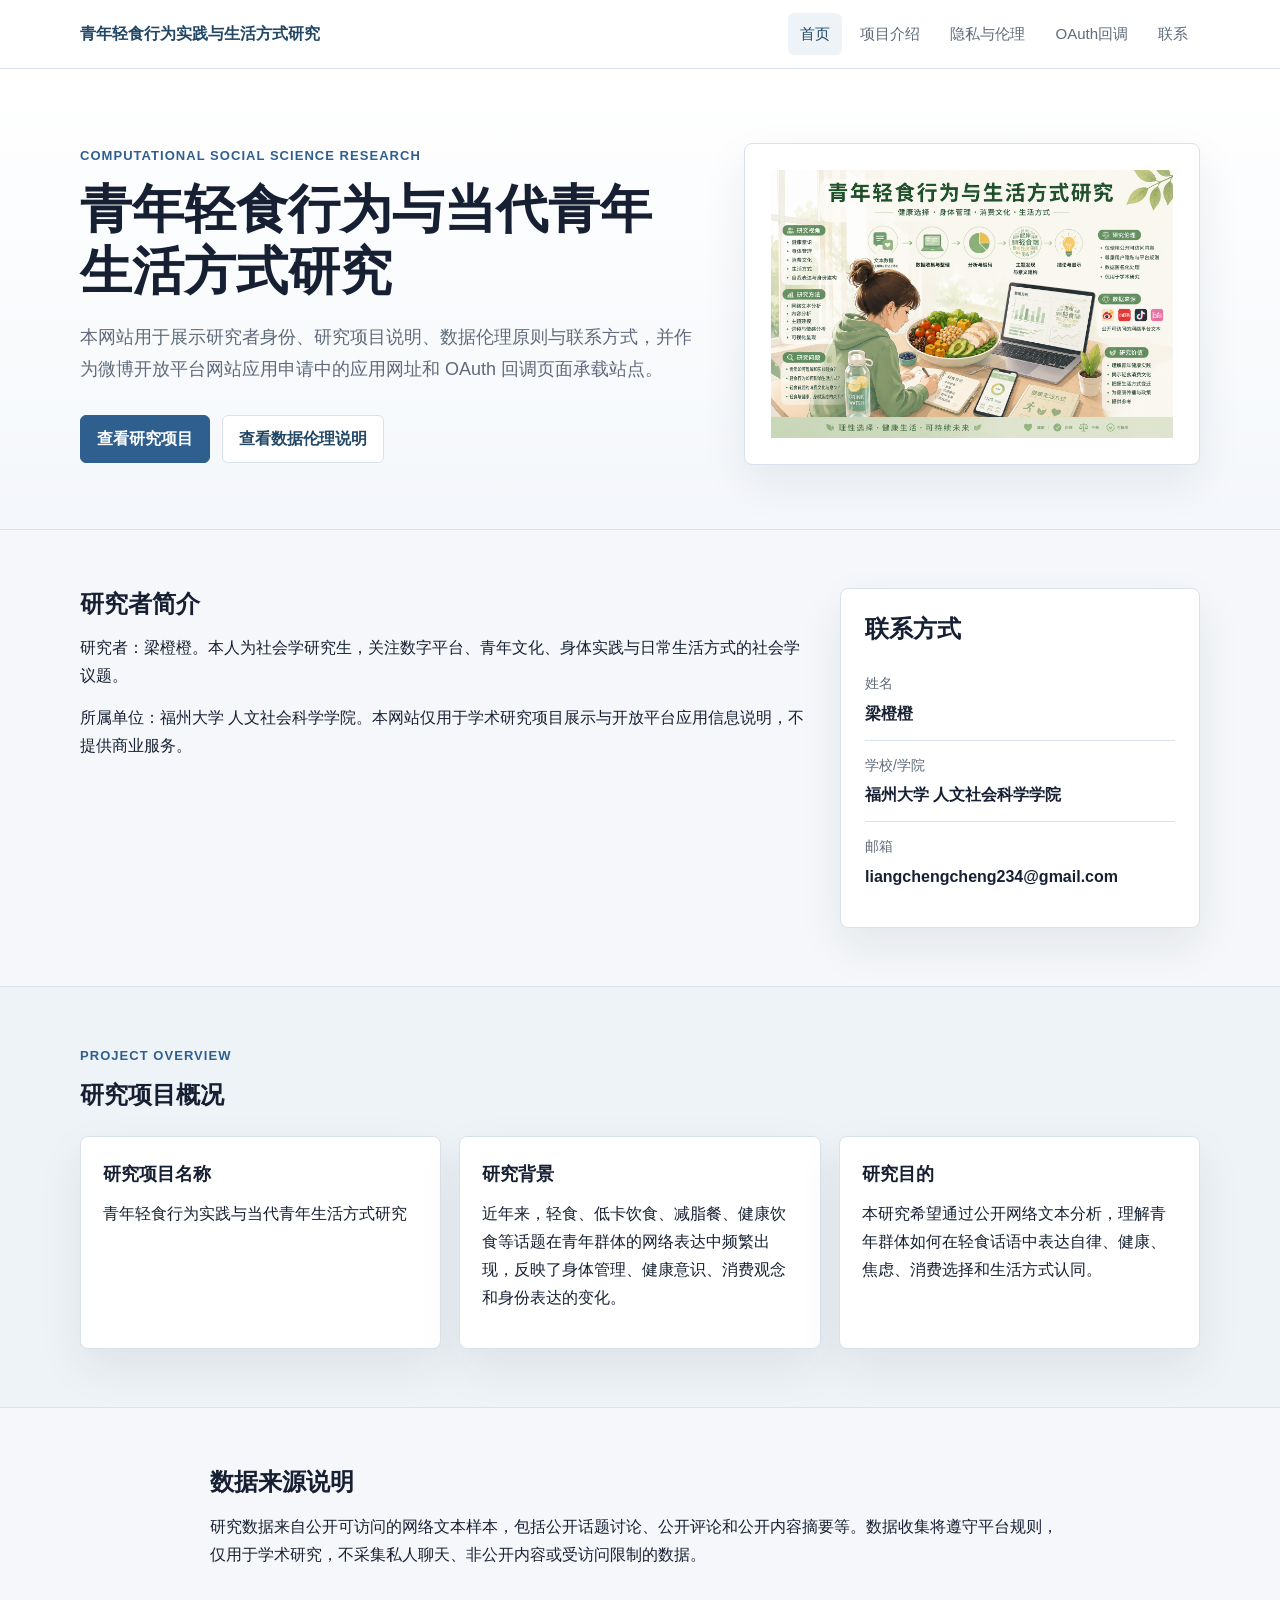
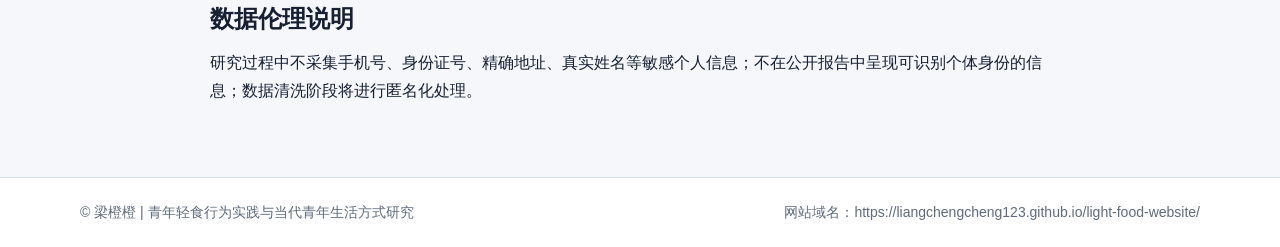
<file: index.html>
<!DOCTYPE html>
<html lang="zh-CN">
<head>
  <meta charset="UTF-8">
  <meta name="viewport" content="width=device-width, initial-scale=1.0">
  <meta name="description" content="社会学计算社会科学研究项目网站，用于展示青年轻食行为与当代青年生活方式研究。">
  <title>青年轻食行为实践与生活方式研究 | 研究首页</title>
  <link rel="stylesheet" href="style.css">
</head>
<body>
  <header class="site-header">
    <nav class="nav container" aria-label="主导航">
      <a class="brand" href="index.html">青年轻食行为实践与生活方式研究</a>
      <button class="nav-toggle" type="button" aria-label="展开导航" aria-expanded="false">菜单</button>
      <div class="nav-links">
        <a class="active" href="index.html">首页</a>
        <a href="research.html">项目介绍</a>
        <a href="privacy.html">隐私与伦理</a>
        <a href="callback.html">OAuth回调</a>
        <a href="contact.html">联系</a>
      </div>
    </nav>
  </header>

  <main>
    <section class="hero">
      <div class="container hero-grid">
        <div class="hero-copy">
          <p class="eyebrow">Computational Social Science Research</p>
          <h1>青年轻食行为与当代青年生活方式研究</h1>
          <p class="lead">
            本网站用于展示研究者身份、研究项目说明、数据伦理原则与联系方式，并作为微博开放平台网站应用申请中的应用网址和 OAuth 回调页面承载站点。
          </p>
          <div class="hero-actions">
            <a class="button primary" href="research.html">查看研究项目</a>
            <a class="button secondary" href="privacy.html">查看数据伦理说明</a>
          </div>
        </div>
       <figure class="hero-visual" aria-label="研究网站视觉图">
  <img 
    src="./assets/research-visual.png" 
    alt="青年轻食行为研究示意图"
  >
</figure>
      </div>
    </section>

    <section class="section">
      <div class="container two-column">
        <article>
          <h2>研究者简介</h2>
          <p>
            研究者：梁橙橙。本人为社会学研究生，关注数字平台、青年文化、身体实践与日常生活方式的社会学议题。
          </p>
          <p>
            所属单位：福州大学 人文社会科学学院。本网站仅用于学术研究项目展示与开放平台应用信息说明，不提供商业服务。
          </p>
        </article>
        <aside class="info-panel">
          <h2>联系方式</h2>
          <dl class="meta-list">
            <div>
              <dt>姓名</dt>
              <dd>梁橙橙</dd>
            </div>
            <div>
              <dt>学校/学院</dt>
              <dd>福州大学 人文社会科学学院</dd>
            </div>
            <div>
              <dt>邮箱</dt>
              <dd>liangchengcheng234@gmail.com</dd>
            </div>
          </dl>
        </aside>
      </div>
    </section>

    <section class="section muted">
      <div class="container">
        <div class="section-heading">
          <p class="eyebrow">Project Overview</p>
          <h2>研究项目概况</h2>
        </div>
        <div class="card-grid">
          <article class="card">
            <h3>研究项目名称</h3>
            <p>青年轻食行为实践与当代青年生活方式研究</p>
          </article>
          <article class="card">
            <h3>研究背景</h3>
            <p>
              近年来，轻食、低卡饮食、减脂餐、健康饮食等话题在青年群体的网络表达中频繁出现，反映了身体管理、健康意识、消费观念和身份表达的变化。
            </p>
          </article>
          <article class="card">
            <h3>研究目的</h3>
            <p>
              本研究希望通过公开网络文本分析，理解青年群体如何在轻食话语中表达自律、健康、焦虑、消费选择和生活方式认同。
            </p>
          </article>
        </div>
      </div>
    </section>

    <section class="section">
      <div class="container content-block">
        <h2>数据来源说明</h2>
        <p>
          研究数据来自公开可访问的网络文本样本，包括公开话题讨论、公开评论和公开内容摘要等。数据收集将遵守平台规则，仅用于学术研究，不采集私人聊天、非公开内容或受访问限制的数据。
        </p>
        <h2>数据伦理说明</h2>
        <p>
          研究过程中不采集手机号、身份证号、精确地址、真实姓名等敏感个人信息；不在公开报告中呈现可识别个体身份的信息；数据清洗阶段将进行匿名化处理。
        </p>
      </div>
    </section>
  </main>

  <footer class="site-footer">
    <div class="container footer-inner">
      <p>© 梁橙橙 | 青年轻食行为实践与当代青年生活方式研究</p>
      <p>网站域名：https://liangchengcheng123.github.io/light-food-website/</p>
    </div>
  </footer>

  <script>
    const navToggle = document.querySelector('.nav-toggle');
    const navLinks = document.querySelector('.nav-links');
    navToggle.addEventListener('click', () => {
      const expanded = navToggle.getAttribute('aria-expanded') === 'true';
      navToggle.setAttribute('aria-expanded', String(!expanded));
      navLinks.classList.toggle('open');
    });
  </script>
</body>
</html>
</file>
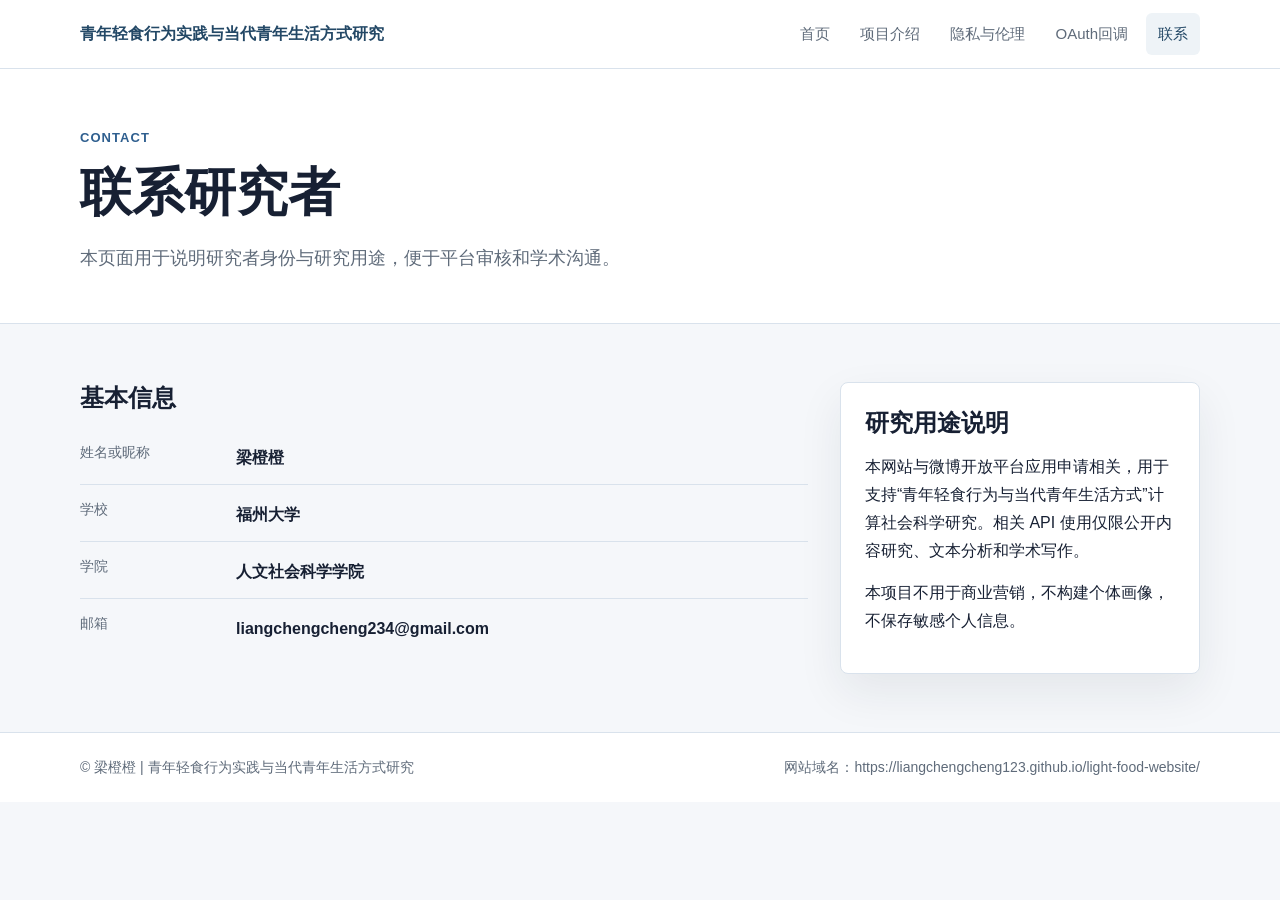
<file: contact.html>
<!DOCTYPE html>
<html lang="zh-CN">
<head>
  <meta charset="UTF-8">
  <meta name="viewport" content="width=device-width, initial-scale=1.0">
  <meta name="description" content="研究项目联系方式。">
  <title>联系 | 青年轻食行为实践与当代青年生活方式研究</title>
  <link rel="stylesheet" href="style.css">
</head>
<body>
  <header class="site-header">
    <nav class="nav container" aria-label="主导航">
      <a class="brand" href="index.html">青年轻食行为实践与当代青年生活方式研究</a>
      <button class="nav-toggle" type="button" aria-label="展开导航" aria-expanded="false">菜单</button>
      <div class="nav-links">
        <a href="index.html">首页</a>
        <a href="research.html">项目介绍</a>
        <a href="privacy.html">隐私与伦理</a>
        <a href="callback.html">OAuth回调</a>
        <a class="active" href="contact.html">联系</a>
      </div>
    </nav>
  </header>

  <main>
    <section class="page-title">
      <div class="container">
        <p class="eyebrow">Contact</p>
        <h1>联系研究者</h1>
        <p class="lead">本页面用于说明研究者身份与研究用途，便于平台审核和学术沟通。</p>
      </div>
    </section>

    <section class="section">
      <div class="container two-column">
        <article class="content-block">
          <h2>基本信息</h2>
          <dl class="meta-list large">
            <div>
              <dt>姓名或昵称</dt>
              <dd>梁橙橙</dd>
            </div>
            <div>
              <dt>学校</dt>
              <dd>福州大学</dd>
            </div>
            <div>
              <dt>学院</dt>
              <dd>人文社会科学学院</dd>
            </div>
            <div>
              <dt>邮箱</dt>
              <dd>liangchengcheng234@gmail.com</dd>
            </div>
          </dl>
        </article>
        <aside class="info-panel">
          <h2>研究用途说明</h2>
          <p>
            本网站与微博开放平台应用申请相关，用于支持“青年轻食行为与当代青年生活方式”计算社会科学研究。相关 API 使用仅限公开内容研究、文本分析和学术写作。
          </p>
          <p>
            本项目不用于商业营销，不构建个体画像，不保存敏感个人信息。
          </p>
        </aside>
      </div>
    </section>
  </main>

  <footer class="site-footer">
    <div class="container footer-inner">
      <p>© 梁橙橙 | 青年轻食行为实践与当代青年生活方式研究</p>
      <p>网站域名：https://liangchengcheng123.github.io/light-food-website/</p>
    </div>
  </footer>

  <script>
    const navToggle = document.querySelector('.nav-toggle');
    const navLinks = document.querySelector('.nav-links');
    navToggle.addEventListener('click', () => {
      const expanded = navToggle.getAttribute('aria-expanded') === 'true';
      navToggle.setAttribute('aria-expanded', String(!expanded));
      navLinks.classList.toggle('open');
    });
  </script>
</body>
</html>
</file>
<file: style.css>
:root {
  --bg: #f5f7fa;
  --surface: #ffffff;
  --surface-muted: #eef3f7;
  --text: #172033;
  --muted: #5f6b7a;
  --line: #d9e2ec;
  --primary: #2f5f8f;
  --primary-dark: #234866;
  --accent: #6f8fa8;
  --shadow: 0 18px 45px rgba(23, 32, 51, 0.08);
}

* {
  box-sizing: border-box;
}

html {
  scroll-behavior: smooth;
}

body {
  margin: 0;
  background: var(--bg);
  color: var(--text);
  font-family: -apple-system, BlinkMacSystemFont, "Segoe UI", "Noto Sans SC", "PingFang SC", "Microsoft YaHei", sans-serif;
  font-size: 16px;
  line-height: 1.75;
}

a {
  color: inherit;
  text-decoration: none;
}

img {
  display: block;
  max-width: 100%;
}

.container {
  width: min(1120px, calc(100% - 40px));
  margin: 0 auto;
}

.site-header {
  position: sticky;
  top: 0;
  z-index: 10;
  background: rgba(255, 255, 255, 0.94);
  border-bottom: 1px solid var(--line);
  backdrop-filter: blur(12px);
}

.nav {
  display: flex;
  align-items: center;
  justify-content: space-between;
  min-height: 68px;
  gap: 20px;
}

.brand {
  font-weight: 700;
  color: var(--primary-dark);
  letter-spacing: 0;
}

.nav-links {
  display: flex;
  align-items: center;
  gap: 6px;
}

.nav-links a {
  color: var(--muted);
  padding: 8px 12px;
  border-radius: 6px;
  font-size: 15px;
}

.nav-links a:hover,
.nav-links a.active {
  background: var(--surface-muted);
  color: var(--primary-dark);
}

.nav-toggle {
  display: none;
  border: 1px solid var(--line);
  background: var(--surface);
  color: var(--primary-dark);
  border-radius: 6px;
  padding: 7px 10px;
  font: inherit;
}

.hero {
  background: linear-gradient(180deg, #ffffff 0%, #f4f7fb 100%);
  border-bottom: 1px solid var(--line);
}

.hero-grid {
  display: grid;
  grid-template-columns: minmax(0, 1.15fr) minmax(320px, 0.85fr);
  align-items: center;
  gap: 48px;
  padding: 74px 0 64px;
}

.hero-copy h1,
.page-title h1 {
  margin: 0;
  color: var(--text);
  font-size: clamp(32px, 5vw, 52px);
  line-height: 1.18;
  letter-spacing: 0;
}

.lead {
  margin: 20px 0 0;
  color: var(--muted);
  font-size: 18px;
  max-width: 760px;
}

.eyebrow {
  margin: 0 0 12px;
  color: var(--primary);
  font-size: 13px;
  font-weight: 700;
  letter-spacing: 0.08em;
  text-transform: uppercase;
}

.hero-actions {
  display: flex;
  flex-wrap: wrap;
  gap: 12px;
  margin-top: 30px;
}

.button {
  display: inline-flex;
  align-items: center;
  justify-content: center;
  min-height: 42px;
  padding: 9px 16px;
  border: 1px solid var(--line);
  border-radius: 6px;
  font-weight: 650;
  cursor: pointer;
}

.button.primary {
  background: var(--primary);
  border-color: var(--primary);
  color: #ffffff;
}

.button.primary:hover {
  background: var(--primary-dark);
}

.button.primary:disabled {
  cursor: not-allowed;
  opacity: 0.55;
}

.button.secondary {
  background: var(--surface);
  color: var(--primary-dark);
}

.hero-visual {
  margin: 0;
  padding: 26px;
  background: var(--surface);
  border: 1px solid var(--line);
  border-radius: 8px;
  box-shadow: var(--shadow);
}

.section {
  padding: 58px 0;
}

.section.muted {
  background: var(--surface-muted);
  border-top: 1px solid var(--line);
  border-bottom: 1px solid var(--line);
}

.section-heading {
  max-width: 760px;
  margin-bottom: 24px;
}

h2 {
  margin: 0 0 14px;
  color: var(--text);
  font-size: 24px;
  line-height: 1.35;
}

h3 {
  margin: 0 0 10px;
  color: var(--text);
  font-size: 18px;
}

p {
  margin: 0 0 14px;
}

.two-column {
  display: grid;
  grid-template-columns: minmax(0, 1fr) 360px;
  gap: 32px;
  align-items: start;
}

.info-panel,
.card,
.callback-panel {
  background: var(--surface);
  border: 1px solid var(--line);
  border-radius: 8px;
  box-shadow: var(--shadow);
}

.info-panel {
  padding: 24px;
}

.card-grid {
  display: grid;
  grid-template-columns: repeat(3, minmax(0, 1fr));
  gap: 18px;
}

.card {
  padding: 22px;
}

.content-block {
  max-width: 860px;
}

.content-block h2:not(:first-child) {
  margin-top: 34px;
}

.page-title {
  background: #ffffff;
  border-bottom: 1px solid var(--line);
  padding: 58px 0 48px;
}

.ordered-list {
  margin: 0;
  padding-left: 22px;
}

.ordered-list li {
  margin: 8px 0;
}

.ethics-list {
  display: grid;
  grid-template-columns: repeat(2, minmax(0, 1fr));
  gap: 18px;
}

.ethics-list article {
  background: var(--surface);
  border: 1px solid var(--line);
  border-radius: 8px;
  padding: 22px;
}

.meta-list {
  margin: 0;
}

.meta-list div {
  padding: 12px 0;
  border-bottom: 1px solid var(--line);
}

.meta-list div:last-child {
  border-bottom: 0;
}

.meta-list dt {
  color: var(--muted);
  font-size: 14px;
}

.meta-list dd {
  margin: 4px 0 0;
  color: var(--text);
  font-weight: 650;
}

.meta-list.large div {
  display: grid;
  grid-template-columns: 140px minmax(0, 1fr);
  gap: 16px;
}

.callback-panel {
  max-width: 820px;
  padding: 26px;
}

.status-text {
  color: var(--muted);
}

.code-box {
  margin: 18px 0;
  padding: 16px;
  background: #f8fafc;
  border: 1px solid var(--line);
  border-radius: 8px;
}

.code-box .label {
  display: block;
  margin-bottom: 6px;
  color: var(--muted);
  font-size: 13px;
  font-weight: 700;
  text-transform: uppercase;
}

.code-box code {
  overflow-wrap: anywhere;
  color: var(--primary-dark);
  font-family: "SFMono-Regular", Consolas, "Liberation Mono", monospace;
}

.notice {
  margin-top: 26px;
  padding-top: 22px;
  border-top: 1px solid var(--line);
}

.site-footer {
  border-top: 1px solid var(--line);
  background: #ffffff;
}

.footer-inner {
  display: flex;
  justify-content: space-between;
  gap: 20px;
  padding: 22px 0;
  color: var(--muted);
  font-size: 14px;
}

.footer-inner p {
  margin: 0;
}

@media (max-width: 860px) {
  .container {
    width: min(100% - 28px, 1120px);
  }

  .nav {
    min-height: 62px;
    flex-wrap: wrap;
  }

  .nav-toggle {
    display: inline-flex;
  }

  .nav-links {
    display: none;
    width: 100%;
    flex-direction: column;
    align-items: stretch;
    padding: 0 0 14px;
  }

  .nav-links.open {
    display: flex;
  }

  .nav-links a {
    padding: 10px 12px;
  }

  .hero-grid,
  .two-column,
  .card-grid,
  .ethics-list {
    grid-template-columns: 1fr;
  }

  .hero-grid {
    padding: 48px 0;
  }

  .hero-visual {
    padding: 18px;
  }

  .section {
    padding: 42px 0;
  }

  .page-title {
    padding: 42px 0;
  }

  .meta-list.large div {
    grid-template-columns: 1fr;
    gap: 2px;
  }

  .footer-inner {
    flex-direction: column;
  }
}
</file>
